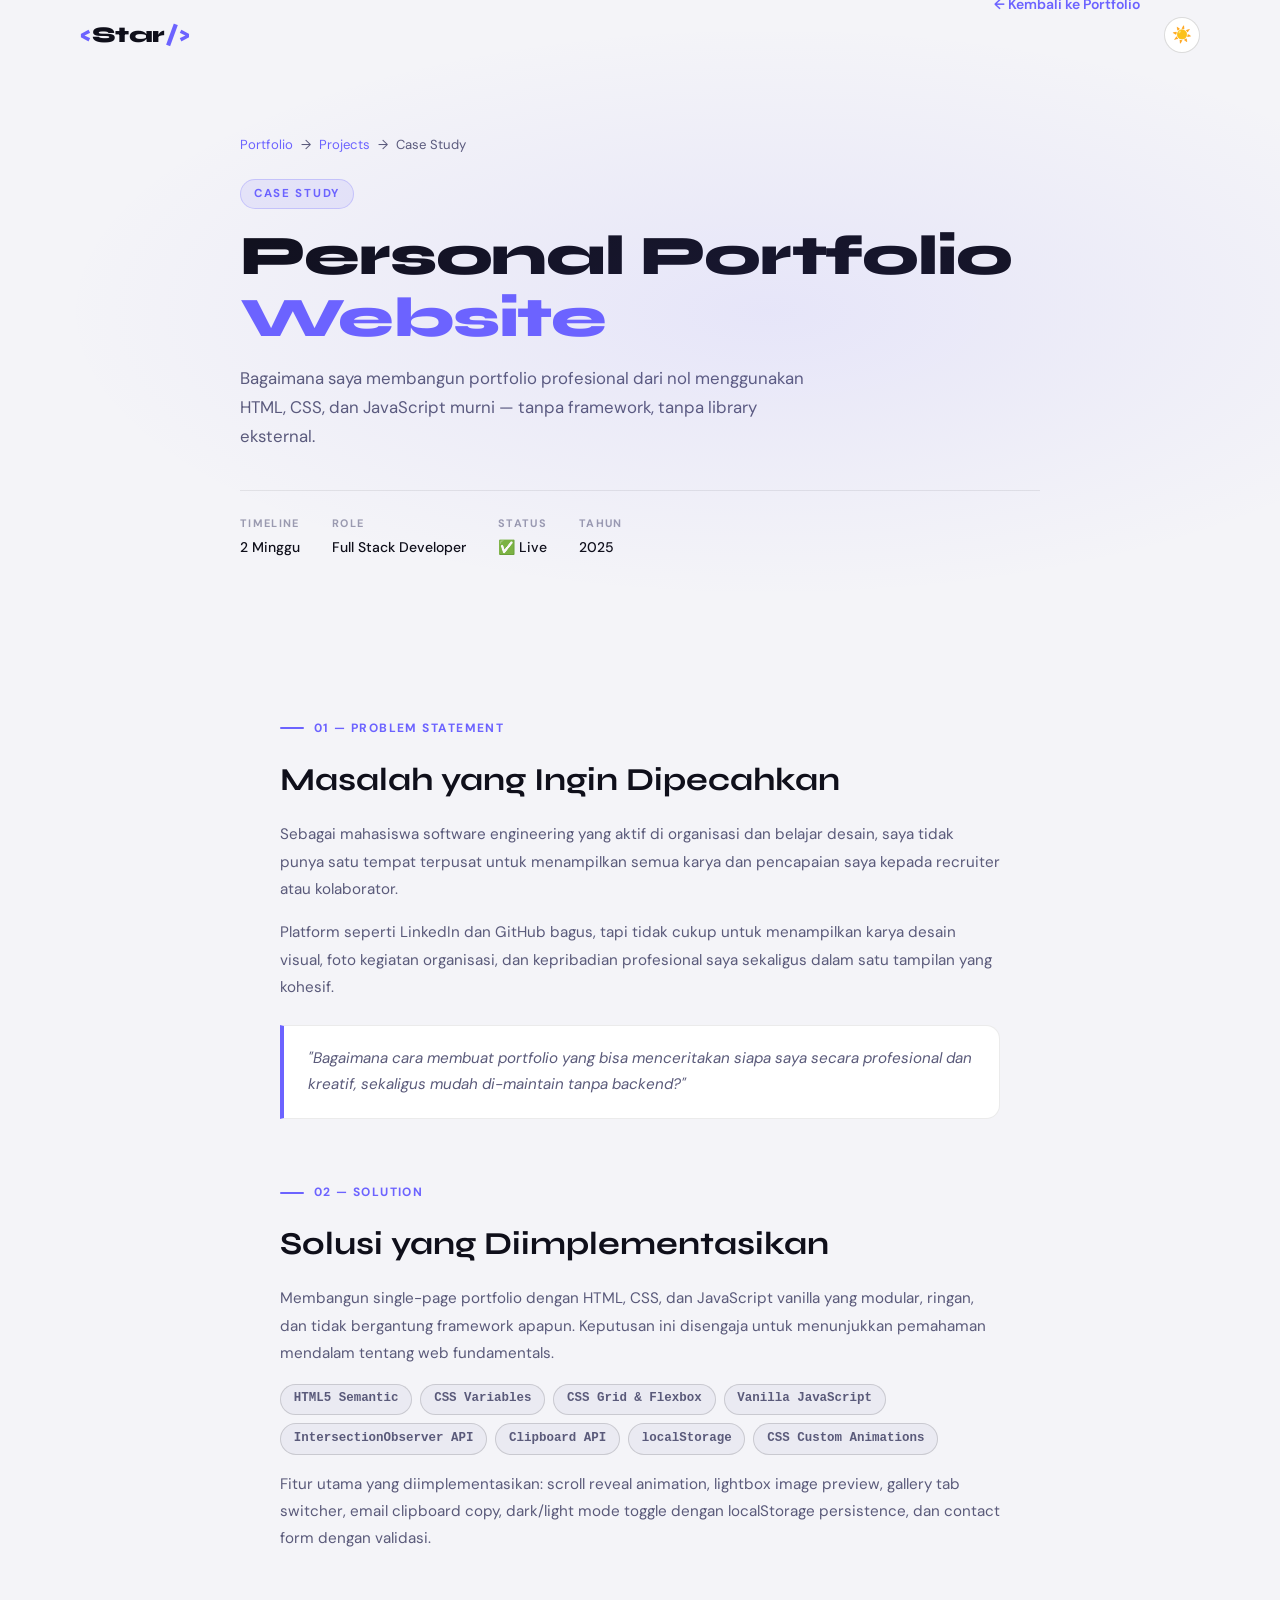
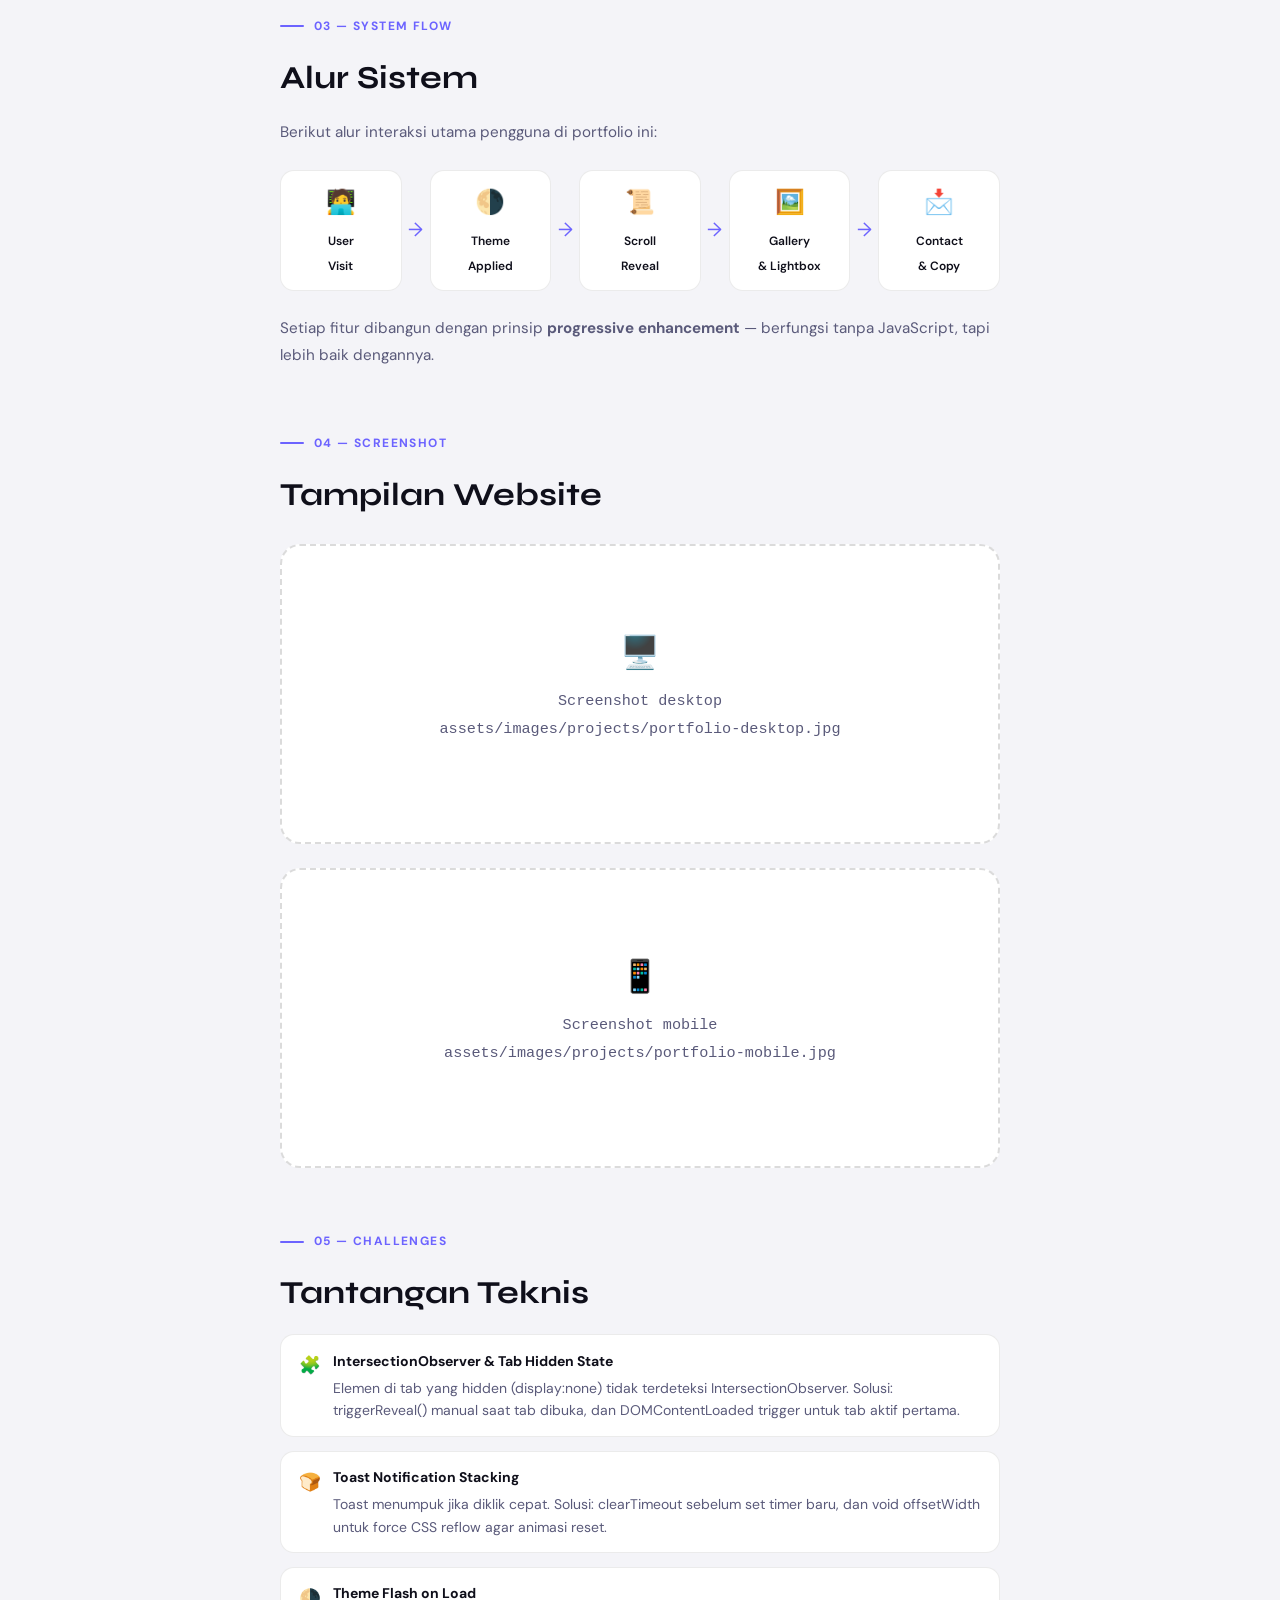
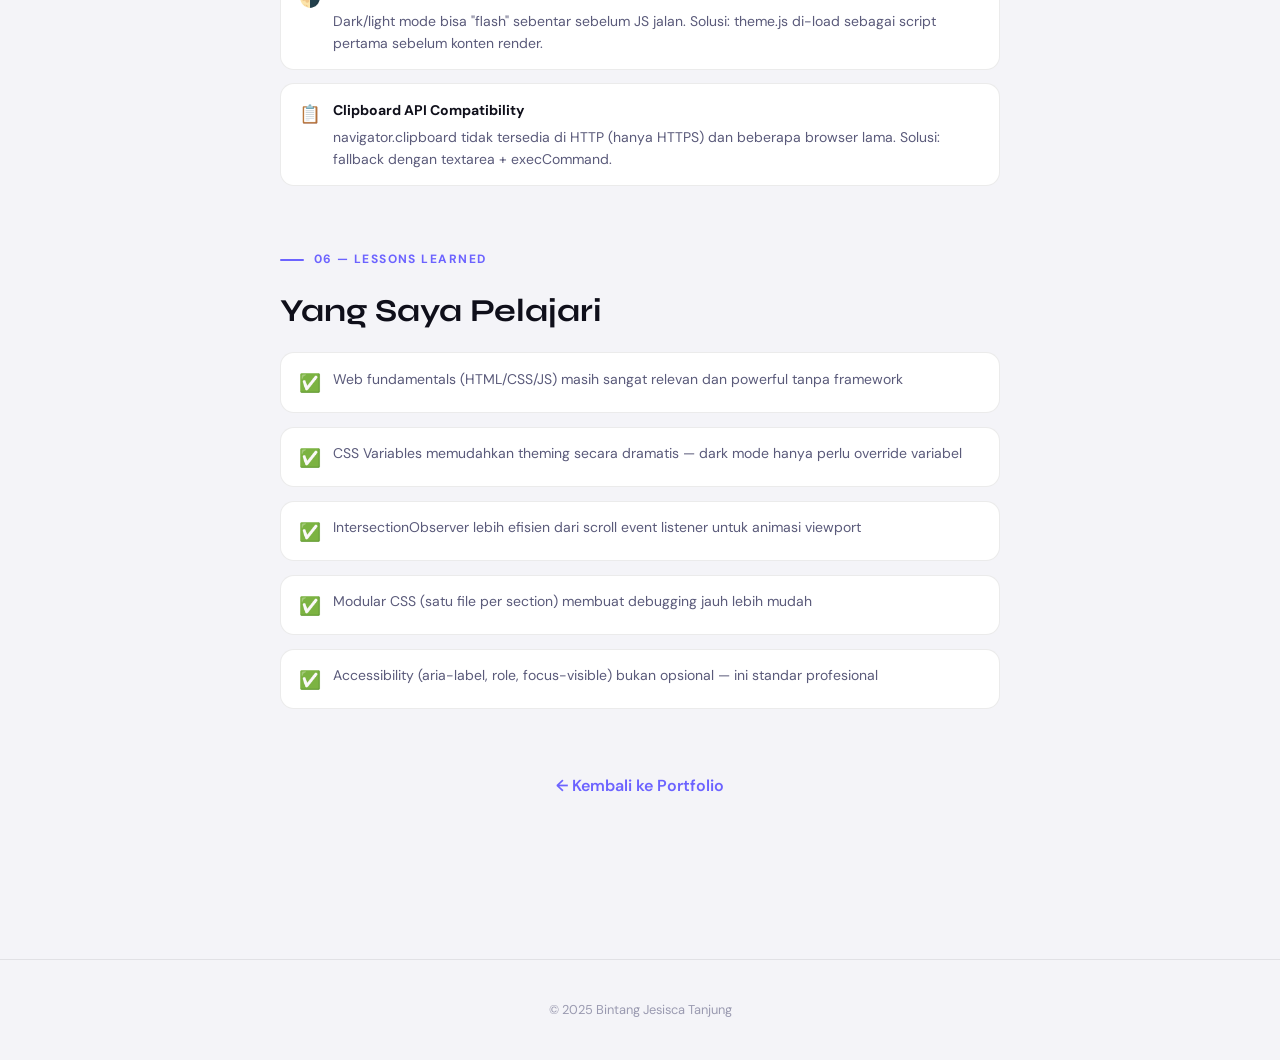
<file: pages/case-study.html>
<!DOCTYPE html>
<html lang="id">
<head>
  <meta charset="UTF-8" />
  <meta name="viewport" content="width=device-width, initial-scale=1.0" />
  <title>Case Study: Portfolio Website — Bintang Tanjung</title>
  <meta name="description" content="Case study pembangunan portfolio website pribadi dari scratch — problem, solution, tech stack, dan lessons learned." />
  <link rel="preconnect" href="https://fonts.googleapis.com" />
  <link rel="preconnect" href="https://fonts.gstatic.com" crossorigin />
  <link href="https://fonts.googleapis.com/css2?family=Syne:wght@400;600;700;800&family=DM+Sans:ital,wght@0,300;0,400;0,500;1,300&display=swap" rel="stylesheet" />
  <link rel="stylesheet" href="../css/variables.css" />
  <link rel="stylesheet" href="../css/reset.css" />
  <link rel="stylesheet" href="../css/nav.css" />
  <link rel="stylesheet" href="../css/animations.css" />
  <style>
    /* ===== CASE STUDY PAGE ===== */
    .cs-hero {
      min-height: 55vh;
      display: flex;
      align-items: center;
      padding: calc(var(--nav-h) + var(--space-xl)) var(--space-lg) var(--space-xl);
      background: var(--clr-bg);
      position: relative;
      overflow: hidden;
    }

    .cs-hero::before {
      content: '';
      position: absolute;
      inset: 0;
      background: radial-gradient(ellipse at 60% 50%, rgba(108,99,255,0.1) 0%, transparent 65%);
      pointer-events: none;
    }

    .cs-hero-inner {
      max-width: 800px;
      margin: 0 auto;
      width: 100%;
    }

    .cs-breadcrumb {
      display: flex;
      align-items: center;
      gap: 0.5rem;
      font-size: 0.82rem;
      color: var(--clr-text-muted);
      margin-bottom: var(--space-md);
    }

    .cs-breadcrumb a {
      color: var(--clr-accent);
      text-decoration: none;
    }

    .cs-breadcrumb a:hover { text-decoration: underline; }

    .cs-tag {
      display: inline-block;
      font-size: 0.72rem;
      font-weight: 700;
      letter-spacing: 0.15em;
      text-transform: uppercase;
      color: var(--clr-accent);
      background: rgba(108,99,255,0.1);
      border: 1px solid rgba(108,99,255,0.25);
      padding: 0.3rem 0.8rem;
      border-radius: 100px;
      margin-bottom: var(--space-sm);
    }

    .cs-title {
      font-family: var(--font-display);
      font-size: clamp(2rem, 5vw, 3.5rem);
      font-weight: 800;
      line-height: 1.1;
      letter-spacing: -0.02em;
      margin-bottom: var(--space-sm);
      color: var(--clr-text);
    }

    .cs-title span { color: var(--clr-accent); }

    .cs-subtitle {
      font-size: 1.05rem;
      color: var(--clr-text-muted);
      line-height: 1.7;
      margin-bottom: var(--space-lg);
      max-width: 580px;
    }

    .cs-meta-row {
      display: flex;
      gap: 2rem;
      flex-wrap: wrap;
      border-top: 1px solid var(--clr-border);
      padding-top: var(--space-md);
    }

    .cs-meta-item { display: flex; flex-direction: column; gap: 0.25rem; }

    .cs-meta-label {
      font-size: 0.68rem;
      font-weight: 700;
      text-transform: uppercase;
      letter-spacing: 0.12em;
      color: var(--clr-text-dim);
    }

    .cs-meta-value {
      font-size: 0.875rem;
      font-weight: 500;
      color: var(--clr-text);
    }

    /* ===== CONTENT ===== */
    .cs-content {
      max-width: 800px;
      margin: 0 auto;
      padding: var(--space-2xl) var(--space-lg);
    }

    .cs-section { margin-bottom: var(--space-xl); }

    .cs-section-label {
      display: flex;
      align-items: center;
      gap: 0.6rem;
      font-size: 0.75rem;
      font-weight: 700;
      text-transform: uppercase;
      letter-spacing: 0.12em;
      color: var(--clr-accent);
      margin-bottom: var(--space-sm);
    }

    .cs-section-label::before {
      content: '';
      display: block;
      width: 24px;
      height: 2px;
      background: var(--clr-accent);
      border-radius: 2px;
    }

    .cs-section h2 {
      font-family: var(--font-display);
      font-size: clamp(1.4rem, 3vw, 2rem);
      font-weight: 700;
      margin-bottom: var(--space-sm);
      color: var(--clr-text);
    }

    .cs-section p {
      font-size: 0.95rem;
      color: var(--clr-text-muted);
      line-height: 1.8;
      margin-bottom: 1rem;
    }

    .cs-highlight {
      background: var(--clr-surface);
      border: 1px solid var(--clr-border);
      border-left: 4px solid var(--clr-accent);
      border-radius: 0 var(--radius-md) var(--radius-md) 0;
      padding: 1.25rem 1.5rem;
      margin: 1.5rem 0;
      font-size: 0.95rem;
      color: var(--clr-text-muted);
      line-height: 1.7;
      font-style: italic;
    }

    /* Flow diagram */
    .cs-flow {
      display: flex;
      align-items: center;
      gap: 0;
      flex-wrap: wrap;
      margin: var(--space-md) 0;
    }

    .cs-flow-step {
      background: var(--clr-surface);
      border: 1px solid var(--clr-border);
      border-radius: var(--radius-md);
      padding: 0.75rem 1.1rem;
      text-align: center;
      flex: 1;
      min-width: 100px;
    }

    .cs-flow-step-icon { font-size: 1.5rem; display: block; margin-bottom: 0.3rem; }
    .cs-flow-step-label { font-size: 0.75rem; font-weight: 600; color: var(--clr-text); }

    .cs-flow-arrow {
      color: var(--clr-accent);
      font-size: 1.2rem;
      padding: 0 0.4rem;
      flex-shrink: 0;
    }

    /* Lessons list */
    .cs-lessons {
      display: flex;
      flex-direction: column;
      gap: 0.85rem;
      margin-top: var(--space-sm);
    }

    .cs-lesson-item {
      display: flex;
      gap: 0.75rem;
      align-items: flex-start;
      padding: 0.9rem 1.1rem;
      background: var(--clr-surface);
      border: 1px solid var(--clr-border);
      border-radius: var(--radius-md);
      font-size: 0.875rem;
      color: var(--clr-text-muted);
      line-height: 1.6;
    }

    .cs-lesson-icon { font-size: 1.1rem; flex-shrink: 0; margin-top: 0.1rem; }

    /* Stack pills */
    .cs-stack {
      display: flex;
      flex-wrap: wrap;
      gap: 0.5rem;
      margin-top: var(--space-sm);
    }

    .cs-stack-pill {
      font-size: 0.78rem;
      font-weight: 600;
      padding: 0.3rem 0.8rem;
      background: var(--clr-surface-2);
      border: 1px solid var(--clr-border-2);
      border-radius: 100px;
      color: var(--clr-text-muted);
      font-family: monospace;
    }

    /* Image placeholder */
    .cs-img-placeholder {
      width: 100%;
      height: 300px;
      background: var(--clr-surface);
      border: 2px dashed var(--clr-border-2);
      border-radius: var(--radius-lg);
      display: flex;
      flex-direction: column;
      align-items: center;
      justify-content: center;
      gap: 0.5rem;
      margin: var(--space-md) 0;
      color: var(--clr-text-dim);
      font-size: 0.82rem;
      font-family: monospace;
      text-align: center;
    }

    .cs-img-placeholder span { font-size: 2rem; }

    /* Back button */
    .cs-back {
      display: inline-flex;
      align-items: center;
      gap: 0.5rem;
      font-size: 0.875rem;
      font-weight: 600;
      color: var(--clr-accent);
      text-decoration: none;
      margin-bottom: var(--space-xl);
      transition: gap var(--transition);
    }

    .cs-back:hover { gap: 0.75rem; }

    @media (max-width: 600px) {
      .cs-hero { padding: calc(var(--nav-h) + 2rem) 1rem 2rem; }
      .cs-content { padding: var(--space-xl) 1rem; }
      .cs-flow { flex-direction: column; }
      .cs-flow-arrow { transform: rotate(90deg); align-self: center; }
      .cs-meta-row { gap: 1rem; }
    }
  </style>
</head>
<body>

  <!-- NAV -->
  <nav class="navbar" id="navbar" aria-label="Navigasi">
    <div class="nav-container">
      <a href="../index.html" class="nav-logo" aria-label="Kembali ke homepage">
        <span class="logo-bracket">&lt;</span>Star<span class="logo-bracket">/&gt;</span>
      </a>
      <div style="margin-left: auto;">
        <a href="../index.html" class="cs-back" aria-label="Kembali ke portfolio">
          ← Kembali ke Portfolio
        </a>
      </div>
      <button class="theme-toggle" id="themeToggle" aria-label="Ganti tema">
        <span class="theme-icon theme-icon--dark" aria-hidden="true">🌙</span>
        <span class="theme-icon theme-icon--light" aria-hidden="true">☀️</span>
      </button>
    </div>
  </nav>

  <main>
    <!-- HERO -->
    <section class="cs-hero">
      <div class="cs-hero-inner">
        <nav class="cs-breadcrumb" aria-label="Breadcrumb">
          <a href="../index.html">Portfolio</a>
          <span aria-hidden="true">→</span>
          <a href="../index.html#projects">Projects</a>
          <span aria-hidden="true">→</span>
          <span aria-current="page">Case Study</span>
        </nav>

        <div class="cs-tag">Case Study</div>
        <h1 class="cs-title">
          Personal Portfolio<br/>
          <span>Website</span>
        </h1>
        <p class="cs-subtitle">
          Bagaimana saya membangun portfolio profesional dari nol menggunakan HTML, CSS, dan JavaScript murni — tanpa framework, tanpa library eksternal.
        </p>

        <div class="cs-meta-row">
          <div class="cs-meta-item">
            <span class="cs-meta-label">Timeline</span>
            <span class="cs-meta-value">2 Minggu</span>
          </div>
          <div class="cs-meta-item">
            <span class="cs-meta-label">Role</span>
            <span class="cs-meta-value">Full Stack Developer</span>
          </div>
          <div class="cs-meta-item">
            <span class="cs-meta-label">Status</span>
            <span class="cs-meta-value">✅ Live</span>
          </div>
          <div class="cs-meta-item">
            <span class="cs-meta-label">Tahun</span>
            <span class="cs-meta-value">2025</span>
          </div>
        </div>
      </div>
    </section>

    <div class="cs-content">

      <!-- PROBLEM -->
      <section class="cs-section reveal">
        <div class="cs-section-label">01 — Problem Statement</div>
        <h2>Masalah yang Ingin Dipecahkan</h2>
        <p>
          Sebagai mahasiswa software engineering yang aktif di organisasi dan belajar desain, saya tidak punya satu tempat terpusat untuk menampilkan semua karya dan pencapaian saya kepada recruiter atau kolaborator.
        </p>
        <p>
          Platform seperti LinkedIn dan GitHub bagus, tapi tidak cukup untuk menampilkan karya desain visual, foto kegiatan organisasi, dan kepribadian profesional saya sekaligus dalam satu tampilan yang kohesif.
        </p>
        <div class="cs-highlight">
          "Bagaimana cara membuat portfolio yang bisa menceritakan siapa saya secara profesional dan kreatif, sekaligus mudah di-maintain tanpa backend?"
        </div>
      </section>

      <!-- SOLUTION -->
      <section class="cs-section reveal">
        <div class="cs-section-label">02 — Solution</div>
        <h2>Solusi yang Diimplementasikan</h2>
        <p>
          Membangun single-page portfolio dengan HTML, CSS, dan JavaScript vanilla yang modular, ringan, dan tidak bergantung framework apapun. Keputusan ini disengaja untuk menunjukkan pemahaman mendalam tentang web fundamentals.
        </p>

        <div class="cs-stack">
          <span class="cs-stack-pill">HTML5 Semantic</span>
          <span class="cs-stack-pill">CSS Variables</span>
          <span class="cs-stack-pill">CSS Grid & Flexbox</span>
          <span class="cs-stack-pill">Vanilla JavaScript</span>
          <span class="cs-stack-pill">IntersectionObserver API</span>
          <span class="cs-stack-pill">Clipboard API</span>
          <span class="cs-stack-pill">localStorage</span>
          <span class="cs-stack-pill">CSS Custom Animations</span>
        </div>

        <p style="margin-top: 1rem;">
          Fitur utama yang diimplementasikan: scroll reveal animation, lightbox image preview, gallery tab switcher, email clipboard copy, dark/light mode toggle dengan localStorage persistence, dan contact form dengan validasi.
        </p>
      </section>

      <!-- SYSTEM FLOW -->
      <section class="cs-section reveal">
        <div class="cs-section-label">03 — System Flow</div>
        <h2>Alur Sistem</h2>
        <p>Berikut alur interaksi utama pengguna di portfolio ini:</p>

        <div class="cs-flow" role="list" aria-label="System flow">
          <div class="cs-flow-step" role="listitem">
            <span class="cs-flow-step-icon">🧑‍💻</span>
            <span class="cs-flow-step-label">User<br/>Visit</span>
          </div>
          <div class="cs-flow-arrow" aria-hidden="true">→</div>
          <div class="cs-flow-step" role="listitem">
            <span class="cs-flow-step-icon">🌗</span>
            <span class="cs-flow-step-label">Theme<br/>Applied</span>
          </div>
          <div class="cs-flow-arrow" aria-hidden="true">→</div>
          <div class="cs-flow-step" role="listitem">
            <span class="cs-flow-step-icon">📜</span>
            <span class="cs-flow-step-label">Scroll<br/>Reveal</span>
          </div>
          <div class="cs-flow-arrow" aria-hidden="true">→</div>
          <div class="cs-flow-step" role="listitem">
            <span class="cs-flow-step-icon">🖼️</span>
            <span class="cs-flow-step-label">Gallery<br/>& Lightbox</span>
          </div>
          <div class="cs-flow-arrow" aria-hidden="true">→</div>
          <div class="cs-flow-step" role="listitem">
            <span class="cs-flow-step-icon">📩</span>
            <span class="cs-flow-step-label">Contact<br/>& Copy</span>
          </div>
        </div>

        <p>Setiap fitur dibangun dengan prinsip <strong>progressive enhancement</strong> — berfungsi tanpa JavaScript, tapi lebih baik dengannya.</p>
      </section>

      <!-- SCREENSHOT -->
      <section class="cs-section reveal">
        <div class="cs-section-label">04 — Screenshot</div>
        <h2>Tampilan Website</h2>

        <div class="cs-img-placeholder">
          <span>🖥️</span>
          <p>Screenshot desktop<br/>assets/images/projects/portfolio-desktop.jpg</p>
        </div>

        <div class="cs-img-placeholder">
          <span>📱</span>
          <p>Screenshot mobile<br/>assets/images/projects/portfolio-mobile.jpg</p>
        </div>
      </section>

      <!-- CHALLENGES -->
      <section class="cs-section reveal">
        <div class="cs-section-label">05 — Challenges</div>
        <h2>Tantangan Teknis</h2>

        <div class="cs-lessons">
          <div class="cs-lesson-item">
            <span class="cs-lesson-icon">🧩</span>
            <div><strong style="color: var(--clr-text); display: block; margin-bottom: 0.3rem;">IntersectionObserver & Tab Hidden State</strong>
            Elemen di tab yang hidden (display:none) tidak terdeteksi IntersectionObserver. Solusi: triggerReveal() manual saat tab dibuka, dan DOMContentLoaded trigger untuk tab aktif pertama.</div>
          </div>
          <div class="cs-lesson-item">
            <span class="cs-lesson-icon">🍞</span>
            <div><strong style="color: var(--clr-text); display: block; margin-bottom: 0.3rem;">Toast Notification Stacking</strong>
            Toast menumpuk jika diklik cepat. Solusi: clearTimeout sebelum set timer baru, dan void offsetWidth untuk force CSS reflow agar animasi reset.</div>
          </div>
          <div class="cs-lesson-item">
            <span class="cs-lesson-icon">🌗</span>
            <div><strong style="color: var(--clr-text); display: block; margin-bottom: 0.3rem;">Theme Flash on Load</strong>
            Dark/light mode bisa "flash" sebentar sebelum JS jalan. Solusi: theme.js di-load sebagai script pertama sebelum konten render.</div>
          </div>
          <div class="cs-lesson-item">
            <span class="cs-lesson-icon">📋</span>
            <div><strong style="color: var(--clr-text); display: block; margin-bottom: 0.3rem;">Clipboard API Compatibility</strong>
            navigator.clipboard tidak tersedia di HTTP (hanya HTTPS) dan beberapa browser lama. Solusi: fallback dengan textarea + execCommand.</div>
          </div>
        </div>
      </section>

      <!-- LESSONS LEARNED -->
      <section class="cs-section reveal">
        <div class="cs-section-label">06 — Lessons Learned</div>
        <h2>Yang Saya Pelajari</h2>

        <div class="cs-lessons">
          <div class="cs-lesson-item">
            <span class="cs-lesson-icon">✅</span>
            Web fundamentals (HTML/CSS/JS) masih sangat relevan dan powerful tanpa framework
          </div>
          <div class="cs-lesson-item">
            <span class="cs-lesson-icon">✅</span>
            CSS Variables memudahkan theming secara dramatis — dark mode hanya perlu override variabel
          </div>
          <div class="cs-lesson-item">
            <span class="cs-lesson-icon">✅</span>
            IntersectionObserver lebih efisien dari scroll event listener untuk animasi viewport
          </div>
          <div class="cs-lesson-item">
            <span class="cs-lesson-icon">✅</span>
            Modular CSS (satu file per section) membuat debugging jauh lebih mudah
          </div>
          <div class="cs-lesson-item">
            <span class="cs-lesson-icon">✅</span>
            Accessibility (aria-label, role, focus-visible) bukan opsional — ini standar profesional
          </div>
        </div>
      </section>

      <!-- BACK LINK -->
      <div style="text-align: center; margin-top: var(--space-xl);">
        <a href="../index.html#projects" class="cs-back" style="font-size: 1rem;">
          ← Kembali ke Portfolio
        </a>
      </div>

    </div>
  </main>

  <footer style="border-top: 1px solid var(--clr-border); padding: var(--space-lg); text-align: center; color: var(--clr-text-dim); font-size: 0.8rem;">
    © 2025 Bintang Jesisca Tanjung
  </footer>

  <script src="../js/theme.js"></script>
  <script src="../js/nav.js"></script>
  <script src="../js/animations.js"></script>
</body>
</html>
</file>
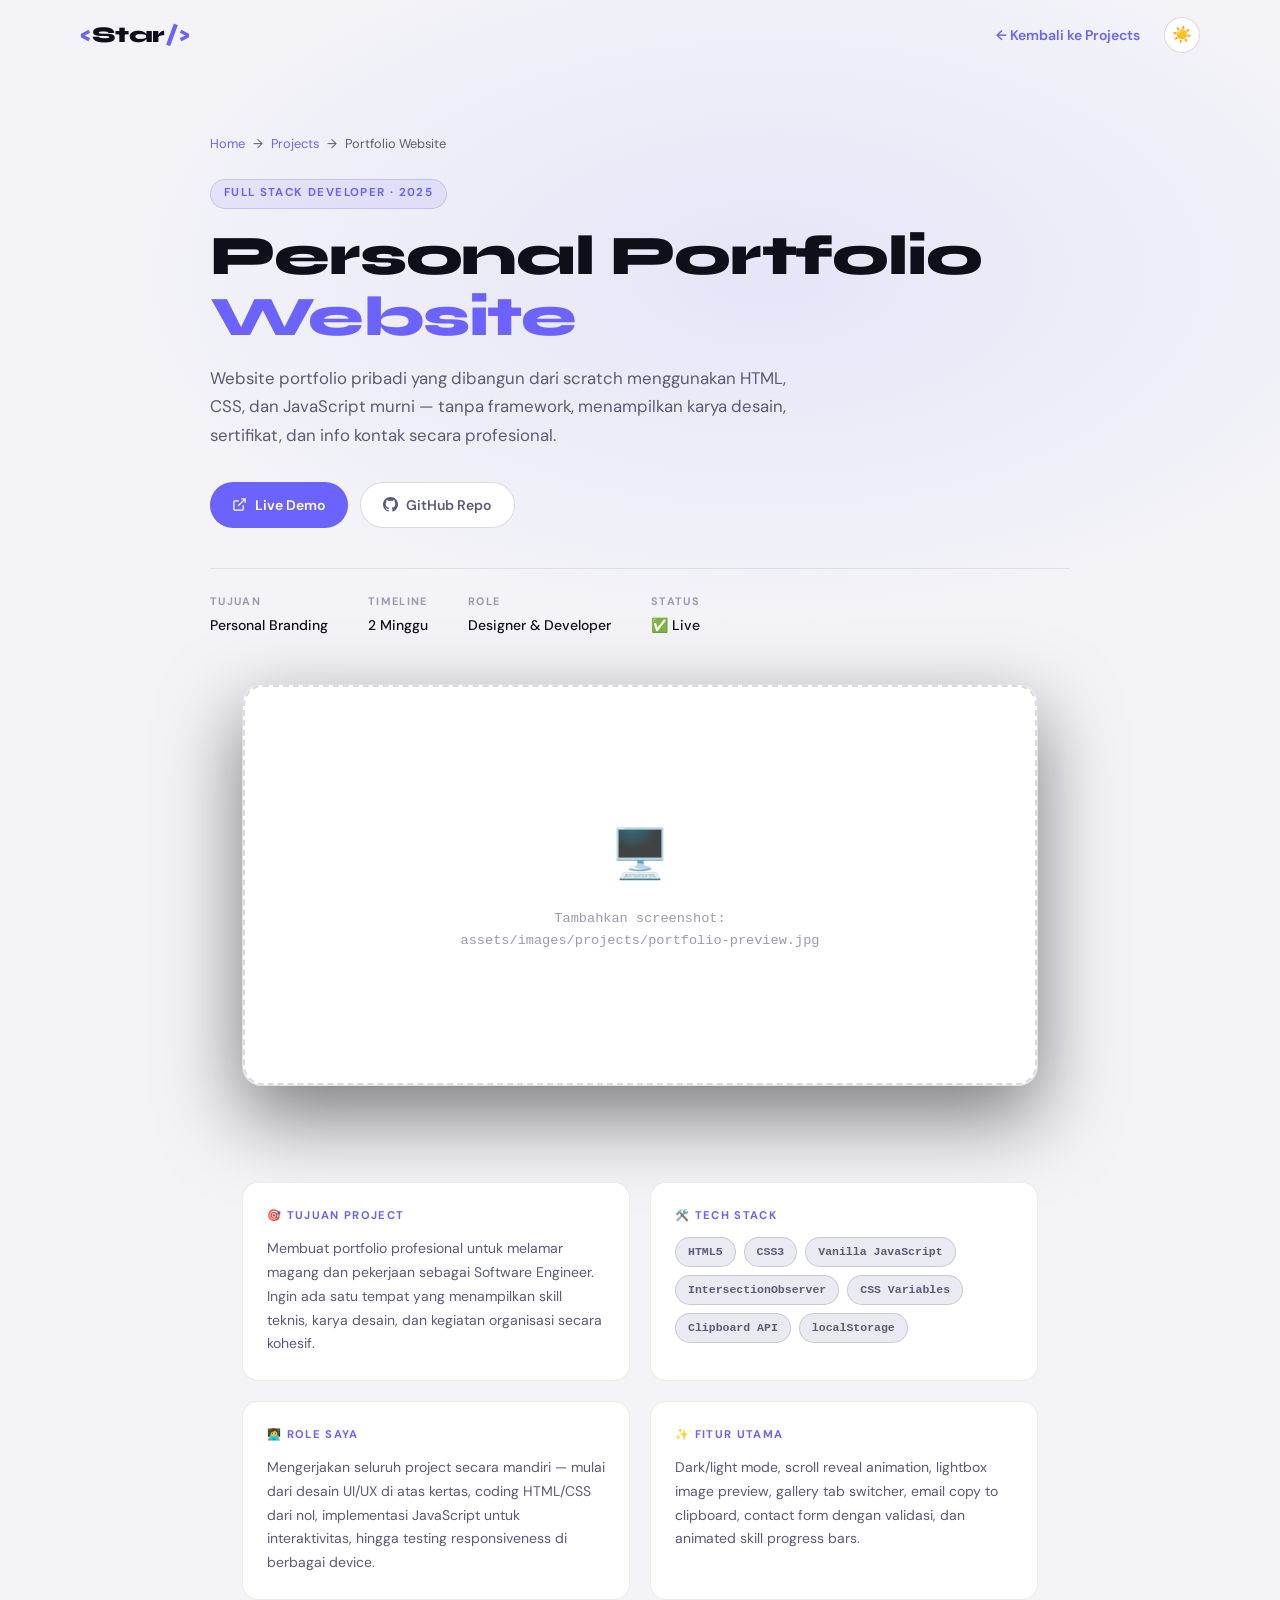
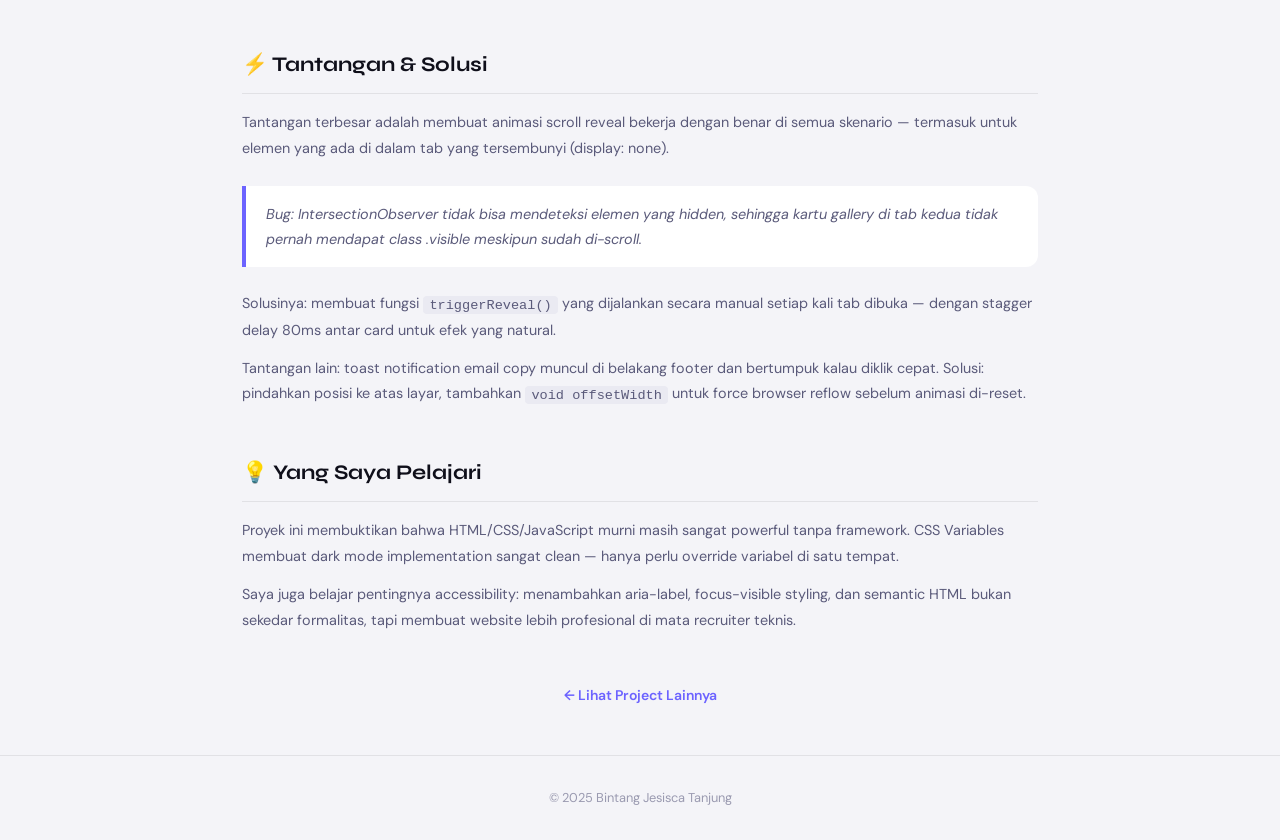
<file: pages/project-porto.html>
<!DOCTYPE html>
<html lang="id">
<head>
  <meta charset="UTF-8" />
  <meta name="viewport" content="width=device-width, initial-scale=1.0" />
  <title>Project: Personal Portfolio Website — Bintang Tanjung</title>
  <meta name="description" content="Detail project portfolio website pribadi Bintang Jesisca Tanjung — HTML, CSS, JavaScript vanilla." />
  <link rel="preconnect" href="https://fonts.googleapis.com" />
  <link rel="preconnect" href="https://fonts.gstatic.com" crossorigin />
  <link href="https://fonts.googleapis.com/css2?family=Syne:wght@400;600;700;800&family=DM+Sans:ital,wght@0,300;0,400;0,500;1,300&display=swap" rel="stylesheet" />
  <link rel="stylesheet" href="../css/variables.css" />
  <link rel="stylesheet" href="../css/reset.css" />
  <link rel="stylesheet" href="../css/nav.css" />
  <link rel="stylesheet" href="../css/animations.css" />
  <style>
    /* ===== PROJECT DETAIL PAGE ===== */
    body { background: var(--clr-bg); color: var(--clr-text); font-family: var(--font-body); }

    .pd-hero {
      min-height: 60vh;
      padding: calc(var(--nav-h) + 4rem) 2rem 3rem;
      display: flex; align-items: center;
      position: relative; overflow: hidden;
    }
    .pd-hero::before {
      content: '';
      position: absolute; inset: 0;
      background: radial-gradient(ellipse at 60% 40%, rgba(108,99,255,0.1) 0%, transparent 65%);
      pointer-events: none;
    }
    .pd-hero-inner { max-width: 860px; margin: 0 auto; width: 100%; position: relative; z-index: 1; }

    .pd-breadcrumb {
      display: flex; align-items: center; gap: 0.5rem;
      font-size: 0.8rem; color: var(--clr-text-muted); margin-bottom: 1.5rem;
    }
    .pd-breadcrumb a { color: var(--clr-accent); text-decoration: none; }
    .pd-breadcrumb a:hover { text-decoration: underline; }

    .pd-role-badge {
      display: inline-block; font-size: 0.72rem; font-weight: 700;
      letter-spacing: 0.12em; text-transform: uppercase;
      color: var(--clr-accent); background: rgba(108,99,255,0.1);
      border: 1px solid rgba(108,99,255,0.25); padding: 0.3rem 0.8rem;
      border-radius: 100px; margin-bottom: 1rem;
    }

    .pd-title {
      font-family: var(--font-display);
      font-size: clamp(2rem, 5vw, 3.5rem);
      font-weight: 800; line-height: 1.1; letter-spacing: -0.02em;
      color: var(--clr-text); margin-bottom: 1rem;
    }
    .pd-title span { color: var(--clr-accent); }

    .pd-tagline {
      font-size: 1.05rem; color: var(--clr-text-muted); line-height: 1.7;
      max-width: 600px; margin-bottom: 2rem;
    }

    /* Action buttons */
    .pd-actions { display: flex; gap: 0.75rem; flex-wrap: wrap; margin-bottom: 2.5rem; }
    .pd-btn {
      display: inline-flex; align-items: center; gap: 0.5rem;
      padding: 0.7rem 1.4rem; border-radius: 100px;
      font-size: 0.875rem; font-weight: 600; text-decoration: none;
      transition: transform var(--transition), box-shadow var(--transition), opacity var(--transition);
      border: none; cursor: pointer;
    }
    .pd-btn-primary {
      background: var(--clr-accent); color: white;
    }
    .pd-btn-primary:hover { transform: translateY(-2px); box-shadow: 0 8px 25px rgba(108,99,255,0.4); }
    .pd-btn-ghost {
      background: var(--clr-surface); border: 1px solid var(--clr-border-2); color: var(--clr-text-muted);
    }
    .pd-btn-ghost:hover { border-color: var(--clr-accent); color: var(--clr-text); }

    /* Meta row */
    .pd-meta {
      display: flex; gap: 2.5rem; flex-wrap: wrap;
      border-top: 1px solid var(--clr-border); padding-top: 1.5rem;
    }
    .pd-meta-item { display: flex; flex-direction: column; gap: 0.2rem; }
    .pd-meta-label {
      font-size: 0.68rem; font-weight: 700; text-transform: uppercase;
      letter-spacing: 0.12em; color: var(--clr-text-dim);
    }
    .pd-meta-value { font-size: 0.875rem; font-weight: 500; color: var(--clr-text); }

    /* Screenshot area */
    .pd-screenshot-wrap {
      max-width: 860px; margin: 0 auto; padding: 0 2rem 3rem;
    }
    .pd-screenshot {
      width: 100%; border-radius: 20px; overflow: hidden;
      border: 1px solid var(--clr-border);
      box-shadow: 0 30px 80px rgba(0,0,0,0.5);
    }
    .pd-screenshot img { width: 100%; display: block; }
    .pd-screenshot-placeholder {
      width: 100%; height: 400px;
      background: var(--clr-surface);
      border: 2px dashed var(--clr-border-2);
      border-radius: 20px;
      display: flex; flex-direction: column;
      align-items: center; justify-content: center;
      gap: 0.75rem; color: var(--clr-text-dim);
      font-family: monospace; font-size: 0.85rem; text-align: center;
    }
    .pd-screenshot-placeholder span { font-size: 3rem; }

    /* Content */
    .pd-content { max-width: 860px; margin: 0 auto; padding: 3rem 2rem; }

    .pd-grid { display: grid; grid-template-columns: 1fr 1fr; gap: 1.25rem; margin-bottom: 3rem; }

    .pd-info-card {
      background: var(--clr-surface); border: 1px solid var(--clr-border);
      border-radius: 16px; padding: 1.5rem;
    }
    .pd-info-card-title {
      font-size: 0.7rem; font-weight: 700; text-transform: uppercase;
      letter-spacing: 0.12em; color: var(--clr-accent); margin-bottom: 0.75rem;
      display: flex; align-items: center; gap: 0.4rem;
    }
    .pd-info-card p {
      font-size: 0.875rem; color: var(--clr-text-muted); line-height: 1.7;
    }

    /* Stack */
    .pd-stack { display: flex; flex-wrap: wrap; gap: 0.5rem; margin-top: 0.75rem; }
    .pd-stack-pill {
      font-size: 0.72rem; font-weight: 600;
      padding: 0.3rem 0.75rem;
      background: var(--clr-surface-2);
      border: 1px solid var(--clr-border-2);
      border-radius: 100px; color: var(--clr-text-muted);
      font-family: monospace;
    }

    /* Section heading */
    .pd-section { margin-bottom: 3rem; }
    .pd-section-heading {
      font-family: var(--font-display);
      font-size: 1.3rem; font-weight: 700; color: var(--clr-text);
      margin-bottom: 1rem; padding-bottom: 0.75rem;
      border-bottom: 1px solid var(--clr-border);
      display: flex; align-items: center; gap: 0.5rem;
    }
    .pd-section p { font-size: 0.9rem; color: var(--clr-text-muted); line-height: 1.8; margin-bottom: 0.75rem; }

    /* Highlight blockquote */
    .pd-highlight {
      background: var(--clr-surface);
      border-left: 4px solid var(--clr-accent);
      border-radius: 0 12px 12px 0;
      padding: 1rem 1.25rem; margin: 1.5rem 0;
      font-size: 0.9rem; color: var(--clr-text-muted); line-height: 1.7;
      font-style: italic;
    }

    /* Back link */
    .pd-back {
      display: inline-flex; align-items: center; gap: 0.5rem;
      color: var(--clr-accent); font-size: 0.875rem; font-weight: 600;
      text-decoration: none; transition: gap var(--transition);
    }
    .pd-back:hover { gap: 0.75rem; }

    @media (max-width: 600px) {
      .pd-grid { grid-template-columns: 1fr; }
      .pd-hero { padding: calc(var(--nav-h) + 2rem) 1rem 2rem; }
      .pd-content, .pd-screenshot-wrap { padding-left: 1rem; padding-right: 1rem; }
      .pd-meta { gap: 1.25rem; }
    }
  </style>
</head>
<body>

  <!-- NAV -->
  <nav class="navbar" id="navbar">
    <div class="nav-container">
      <a href="../index.html" class="nav-logo">
        <span class="logo-bracket">&lt;</span>Star<span class="logo-bracket">/&gt;</span>
      </a>
      <div style="margin-left:auto; display:flex; align-items:center; gap:1rem;">
        <a href="../index.html#projects" class="pd-back">← Kembali ke Projects</a>
      </div>
      <button class="theme-toggle" id="themeToggle" aria-label="Toggle tema">
        <span class="theme-icon theme-icon--dark">🌙</span>
        <span class="theme-icon theme-icon--light">☀️</span>
      </button>
    </div>
  </nav>

  <main>
    <!-- HERO -->
    <section class="pd-hero">
      <div class="pd-hero-inner">
        <nav class="pd-breadcrumb" aria-label="Breadcrumb">
          <a href="../index.html">Home</a>
          <span>→</span>
          <a href="../index.html#projects">Projects</a>
          <span>→</span>
          <span aria-current="page">Portfolio Website</span>
        </nav>

        <div class="pd-role-badge">Full Stack Developer · 2025</div>

        <h1 class="pd-title">Personal Portfolio<br/><span>Website</span></h1>

        <p class="pd-tagline">
          Website portfolio pribadi yang dibangun dari scratch menggunakan HTML, CSS, dan JavaScript murni — tanpa framework, menampilkan karya desain, sertifikat, dan info kontak secara profesional.
        </p>

        <div class="pd-actions">
          <a href="#" target="_blank" rel="noopener" class="pd-btn pd-btn-primary">
            <svg width="15" height="15" viewBox="0 0 24 24" fill="none" stroke="currentColor" stroke-width="2"><path d="M18 13v6a2 2 0 0 1-2 2H5a2 2 0 0 1-2-2V8a2 2 0 0 1 2-2h6"/><polyline points="15,3 21,3 21,9"/><line x1="10" y1="14" x2="21" y2="3"/></svg>
            Live Demo
          </a>
          <a href="https://github.com/adorablestarr" target="_blank" rel="noopener" class="pd-btn pd-btn-ghost">
            <svg width="15" height="15" viewBox="0 0 24 24" fill="currentColor"><path d="M12 0C5.374 0 0 5.373 0 12c0 5.302 3.438 9.8 8.207 11.387.599.111.793-.261.793-.577v-2.234c-3.338.726-4.033-1.416-4.033-1.416-.546-1.387-1.333-1.756-1.333-1.756-1.089-.745.083-.729.083-.729 1.205.084 1.839 1.237 1.839 1.237 1.07 1.834 2.807 1.304 3.492.997.107-.775.418-1.305.762-1.604-2.665-.305-5.467-1.334-5.467-5.931 0-1.311.469-2.381 1.236-3.221-.124-.303-.535-1.524.117-3.176 0 0 1.008-.322 3.301 1.23A11.509 11.509 0 0 1 12 5.803c1.02.005 2.047.138 3.006.404 2.291-1.552 3.297-1.23 3.297-1.23.653 1.653.242 2.874.118 3.176.77.84 1.235 1.911 1.235 3.221 0 4.609-2.807 5.624-5.479 5.921.43.372.823 1.102.823 2.222v3.293c0 .319.192.694.801.576C20.566 21.797 24 17.3 24 12c0-6.627-5.373-12-12-12z"/></svg>
            GitHub Repo
          </a>
        </div>

        <div class="pd-meta">
          <div class="pd-meta-item">
            <span class="pd-meta-label">Tujuan</span>
            <span class="pd-meta-value">Personal Branding</span>
          </div>
          <div class="pd-meta-item">
            <span class="pd-meta-label">Timeline</span>
            <span class="pd-meta-value">2 Minggu</span>
          </div>
          <div class="pd-meta-item">
            <span class="pd-meta-label">Role</span>
            <span class="pd-meta-value">Designer & Developer</span>
          </div>
          <div class="pd-meta-item">
            <span class="pd-meta-label">Status</span>
            <span class="pd-meta-value">✅ Live</span>
          </div>
        </div>
      </div>
    </section>

    <!-- SCREENSHOT -->
    <div class="pd-screenshot-wrap">
      <div class="pd-screenshot">
        <!-- Ganti dengan screenshot website kamu -->
        <!-- <img src="../assets/images/projects/portfolio-preview.jpg" alt="Screenshot portfolio website" /> -->
        <div class="pd-screenshot-placeholder">
          <span>🖥️</span>
          <p>Tambahkan screenshot:<br/>assets/images/projects/portfolio-preview.jpg</p>
        </div>
      </div>
    </div>

    <!-- CONTENT -->
    <div class="pd-content">

      <!-- Info Grid -->
      <div class="pd-grid">
        <div class="pd-info-card reveal">
          <div class="pd-info-card-title">🎯 Tujuan Project</div>
          <p>Membuat portfolio profesional untuk melamar magang dan pekerjaan sebagai Software Engineer. Ingin ada satu tempat yang menampilkan skill teknis, karya desain, dan kegiatan organisasi secara kohesif.</p>
        </div>

        <div class="pd-info-card reveal">
          <div class="pd-info-card-title">🛠️ Tech Stack</div>
          <div class="pd-stack">
            <span class="pd-stack-pill">HTML5</span>
            <span class="pd-stack-pill">CSS3</span>
            <span class="pd-stack-pill">Vanilla JavaScript</span>
            <span class="pd-stack-pill">IntersectionObserver</span>
            <span class="pd-stack-pill">CSS Variables</span>
            <span class="pd-stack-pill">Clipboard API</span>
            <span class="pd-stack-pill">localStorage</span>
          </div>
        </div>

        <div class="pd-info-card reveal">
          <div class="pd-info-card-title">👩‍💻 Role Saya</div>
          <p>Mengerjakan seluruh project secara mandiri — mulai dari desain UI/UX di atas kertas, coding HTML/CSS dari nol, implementasi JavaScript untuk interaktivitas, hingga testing responsiveness di berbagai device.</p>
        </div>

        <div class="pd-info-card reveal">
          <div class="pd-info-card-title">✨ Fitur Utama</div>
          <p>Dark/light mode, scroll reveal animation, lightbox image preview, gallery tab switcher, email copy to clipboard, contact form dengan validasi, dan animated skill progress bars.</p>
        </div>
      </div>

      <!-- Challenge & Solution -->
      <div class="pd-section reveal">
        <h2 class="pd-section-heading">⚡ Tantangan & Solusi</h2>
        <p>
          Tantangan terbesar adalah membuat animasi scroll reveal bekerja dengan benar di semua skenario — termasuk untuk elemen yang ada di dalam tab yang tersembunyi (display: none).
        </p>
        <div class="pd-highlight">
          Bug: IntersectionObserver tidak bisa mendeteksi elemen yang hidden, sehingga kartu gallery di tab kedua tidak pernah mendapat class .visible meskipun sudah di-scroll.
        </div>
        <p>
          Solusinya: membuat fungsi <code style="background:var(--clr-surface-2); padding:0.1rem 0.4rem; border-radius:4px; font-family:monospace; font-size:0.85rem;">triggerReveal()</code> yang dijalankan secara manual setiap kali tab dibuka — dengan stagger delay 80ms antar card untuk efek yang natural.
        </p>
        <p>
          Tantangan lain: toast notification email copy muncul di belakang footer dan bertumpuk kalau diklik cepat. Solusi: pindahkan posisi ke atas layar, tambahkan <code style="background:var(--clr-surface-2); padding:0.1rem 0.4rem; border-radius:4px; font-family:monospace; font-size:0.85rem;">void offsetWidth</code> untuk force browser reflow sebelum animasi di-reset.
        </p>
      </div>

      <!-- Lessons Learned -->
      <div class="pd-section reveal">
        <h2 class="pd-section-heading">💡 Yang Saya Pelajari</h2>
        <p>Proyek ini membuktikan bahwa HTML/CSS/JavaScript murni masih sangat powerful tanpa framework. CSS Variables membuat dark mode implementation sangat clean — hanya perlu override variabel di satu tempat.</p>
        <p>Saya juga belajar pentingnya accessibility: menambahkan aria-label, focus-visible styling, dan semantic HTML bukan sekedar formalitas, tapi membuat website lebih profesional di mata recruiter teknis.</p>
      </div>

      <!-- Back link -->
      <div style="text-align:center; margin-top: 3rem;">
        <a href="../index.html#projects" class="pd-back">← Lihat Project Lainnya</a>
      </div>

    </div>
  </main>

  <footer style="border-top:1px solid var(--clr-border); padding:2rem; text-align:center; color:var(--clr-text-dim); font-size:0.8rem;">
    © 2025 Bintang Jesisca Tanjung
  </footer>

  <script src="../js/theme.js"></script>
  <script src="../js/nav.js"></script>
  <script src="../js/animations.js"></script>
</body>
</html>
</file>
<file: css/variables.css>
/* ===== DESIGN TOKENS ===== */
:root {
  /* Dark mode (default) */
  --clr-bg:         #0a0a0f;
  --clr-bg-2:       #111118;
  --clr-surface:    #16161f;
  --clr-surface-2:  #1e1e2a;
  --clr-border:     rgba(255,255,255,0.07);
  --clr-border-2:   rgba(255,255,255,0.12);

  --clr-accent:     #6c63ff;
  --clr-accent-2:   #f59e0b;
  --clr-accent-org: #10b981;

  --clr-text:       #e8e8f0;
  --clr-text-muted: #7c7c9a;
  --clr-text-dim:   #4a4a6a;

  /* Typography */
  --font-display: 'Syne', sans-serif;
  --font-body:    'DM Sans', sans-serif;

  /* Spacing */
  --space-xs:  0.5rem;
  --space-sm:  1rem;
  --space-md:  1.5rem;
  --space-lg:  2.5rem;
  --space-xl:  4rem;
  --space-2xl: 6rem;

  /* Border radius */
  --radius-sm: 8px;
  --radius-md: 14px;
  --radius-lg: 20px;
  --radius-xl: 28px;

  /* Shadows */
  --shadow-card: 0 4px 30px rgba(0,0,0,0.4);
  --shadow-glow: 0 0 60px rgba(108,99,255,0.15);

  /* Transitions */
  --transition:      0.3s cubic-bezier(0.4, 0, 0.2, 1);
  --transition-slow: 0.6s cubic-bezier(0.4, 0, 0.2, 1);

  /* Nav height */
  --nav-h: 70px;
}

/* ===== LIGHT MODE ===== */
body.light-mode {
  --clr-bg:         #f4f4f8;
  --clr-bg-2:       #eaeaf2;
  --clr-surface:    #ffffff;
  --clr-surface-2:  #eaeaf2;
  --clr-border:     rgba(0,0,0,0.08);
  --clr-border-2:   rgba(0,0,0,0.14);
  --clr-text:       #0f0f1a;
  --clr-text-muted: #5a5a7a;
  --clr-text-dim:   #9a9ab0;
}

/* Smooth theme transition */
body {
  transition: background-color 0.4s ease, color 0.4s ease;
}

/* ===== RESPONSIVE SPACING ===== */
@media (max-width: 768px) {
  :root {
    --space-lg:  1.25rem;
    --space-xl:  2.5rem;
    --space-2xl: 3.5rem;
  }
}
</file>
<file: css/nav.css>
.navbar {
  position: fixed;
  top: 0; left: 0; right: 0;
  z-index: 1000;
  height: var(--nav-h);
  background: transparent;
  transition: background var(--transition), box-shadow var(--transition);
}

.navbar.scrolled {
  background: rgba(10,10,15,0.92);
  backdrop-filter: blur(20px);
  -webkit-backdrop-filter: blur(20px);
  border-bottom: 1px solid var(--clr-border);
  box-shadow: 0 4px 30px rgba(0,0,0,0.3);
}

body.light-mode .navbar.scrolled {
  background: rgba(244,244,248,0.92);
}

.nav-container {
  max-width: 1200px;
  margin: 0 auto;
  padding: 0 var(--space-lg);
  height: 100%;
  display: flex;
  align-items: center;
  gap: var(--space-md);
}

.nav-logo {
  font-family: var(--font-display);
  font-size: 1.4rem;
  font-weight: 800;
  color: var(--clr-text);
  margin-right: auto;
  letter-spacing: -0.02em;
}

.logo-bracket { color: var(--clr-accent); }

.nav-links {
  display: flex;
  gap: var(--space-md);
  align-items: center;
}

.nav-link {
  font-size: 0.875rem;
  font-weight: 500;
  color: var(--clr-text-muted);
  transition: color var(--transition);
  position: relative;
  padding-bottom: 2px;
}

.nav-link::after {
  content: '';
  position: absolute;
  bottom: -2px; left: 0;
  width: 0; height: 2px;
  background: var(--clr-accent);
  border-radius: 2px;
  transition: width var(--transition);
}

.nav-link:hover,
.nav-link.active { color: var(--clr-text); }

.nav-link:hover::after,
.nav-link.active::after { width: 100%; }

/* ===== THEME TOGGLE ===== */
.theme-toggle {
  display: flex;
  align-items: center;
  justify-content: center;
  width: 36px;
  height: 36px;
  border-radius: 50%;
  border: 1px solid var(--clr-border-2);
  background: var(--clr-surface);
  cursor: pointer;
  transition: border-color var(--transition), background var(--transition), transform var(--transition);
  font-size: 1rem;
  position: relative;
  flex-shrink: 0;
}

.theme-toggle:hover {
  border-color: var(--clr-accent);
  transform: rotate(20deg);
}

.theme-icon {
  position: absolute;
  transition: opacity 0.3s ease, transform 0.3s ease;
  line-height: 1;
}

.theme-icon--dark  { opacity: 1; transform: scale(1); }
.theme-icon--light { opacity: 0; transform: scale(0.4); }

body.light-mode .theme-icon--dark  { opacity: 0; transform: scale(0.4); }
body.light-mode .theme-icon--light { opacity: 1; transform: scale(1); }

/* ===== HAMBURGER ===== */
.nav-toggle {
  display: none;
  flex-direction: column;
  gap: 5px;
  padding: 4px;
  cursor: pointer;
  background: none;
  border: none;
}

.nav-toggle span {
  display: block;
  width: 22px; height: 2px;
  background: var(--clr-text);
  border-radius: 2px;
  transition: var(--transition);
  transform-origin: center;
}

.nav-toggle.open span:nth-child(1) { transform: translateY(7px) rotate(45deg); }
.nav-toggle.open span:nth-child(2) { opacity: 0; transform: scaleX(0); }
.nav-toggle.open span:nth-child(3) { transform: translateY(-7px) rotate(-45deg); }

/* ===== FOCUS VISIBLE ===== */
.nav-link:focus-visible,
.theme-toggle:focus-visible,
.nav-toggle:focus-visible {
  outline: 2px solid var(--clr-accent);
  outline-offset: 3px;
  border-radius: 4px;
}

@media (max-width: 768px) {
  .nav-container { padding: 0 1rem; }

  .nav-links {
    position: fixed;
    top: var(--nav-h); left: 0; right: 0;
    background: rgba(10,10,15,0.97);
    backdrop-filter: blur(20px);
    flex-direction: column;
    padding: 1.5rem 1rem;
    gap: 1.25rem;
    transform: translateY(-120%);
    opacity: 0;
    transition: transform var(--transition), opacity var(--transition);
    border-bottom: 1px solid var(--clr-border);
  }

  body.light-mode .nav-links {
    background: rgba(244,244,248,0.97);
  }

  .nav-links.open {
    transform: translateY(0);
    opacity: 1;
  }

  .nav-toggle { display: flex; }

  .nav-link {
    font-size: 1rem;
    padding: 0.5rem 0;
    width: 100%;
    text-align: center;
  }
}
</file>
<file: css/animations.css>
/* Reveal animations */
.reveal {
  opacity: 0;
  transform: translateY(30px);
  transition: opacity 0.7s ease, transform 0.7s ease;
}

.reveal.visible {
  opacity: 1;
  transform: translateY(0);
}

/* Stagger children */
.gallery-grid .gallery-card:nth-child(1) { transition-delay: 0ms; }
.gallery-grid .gallery-card:nth-child(2) { transition-delay: 80ms; }
.gallery-grid .gallery-card:nth-child(3) { transition-delay: 160ms; }
.gallery-grid .gallery-card:nth-child(4) { transition-delay: 240ms; }
.gallery-grid .gallery-card:nth-child(5) { transition-delay: 320ms; }
.gallery-grid .gallery-card:nth-child(6) { transition-delay: 400ms; }

/* Reset delay saat card belum visible supaya hilang sekaligus, bukan stagger */
.gallery-grid .gallery-card:not(.visible) {
  transition-delay: 0ms;
}

.hero-content .reveal:nth-child(1) { transition-delay: 100ms; }
.hero-content .reveal:nth-child(2) { transition-delay: 200ms; }
.hero-content .reveal:nth-child(3) { transition-delay: 300ms; }
.hero-content .reveal:nth-child(4) { transition-delay: 400ms; }
.hero-content .reveal:nth-child(5) { transition-delay: 500ms; }

/* ✅ RESPONSIF: Kurangi animasi di mobile untuk performa lebih baik */
@media (max-width: 480px) {
  .reveal {
    transform: translateY(15px);
    transition: opacity 0.5s ease, transform 0.5s ease;
  }

  .hero-content .reveal:nth-child(1) { transition-delay: 50ms; }
  .hero-content .reveal:nth-child(2) { transition-delay: 100ms; }
  .hero-content .reveal:nth-child(3) { transition-delay: 150ms; }
  .hero-content .reveal:nth-child(4) { transition-delay: 200ms; }
  .hero-content .reveal:nth-child(5) { transition-delay: 250ms; }
}
</file>
